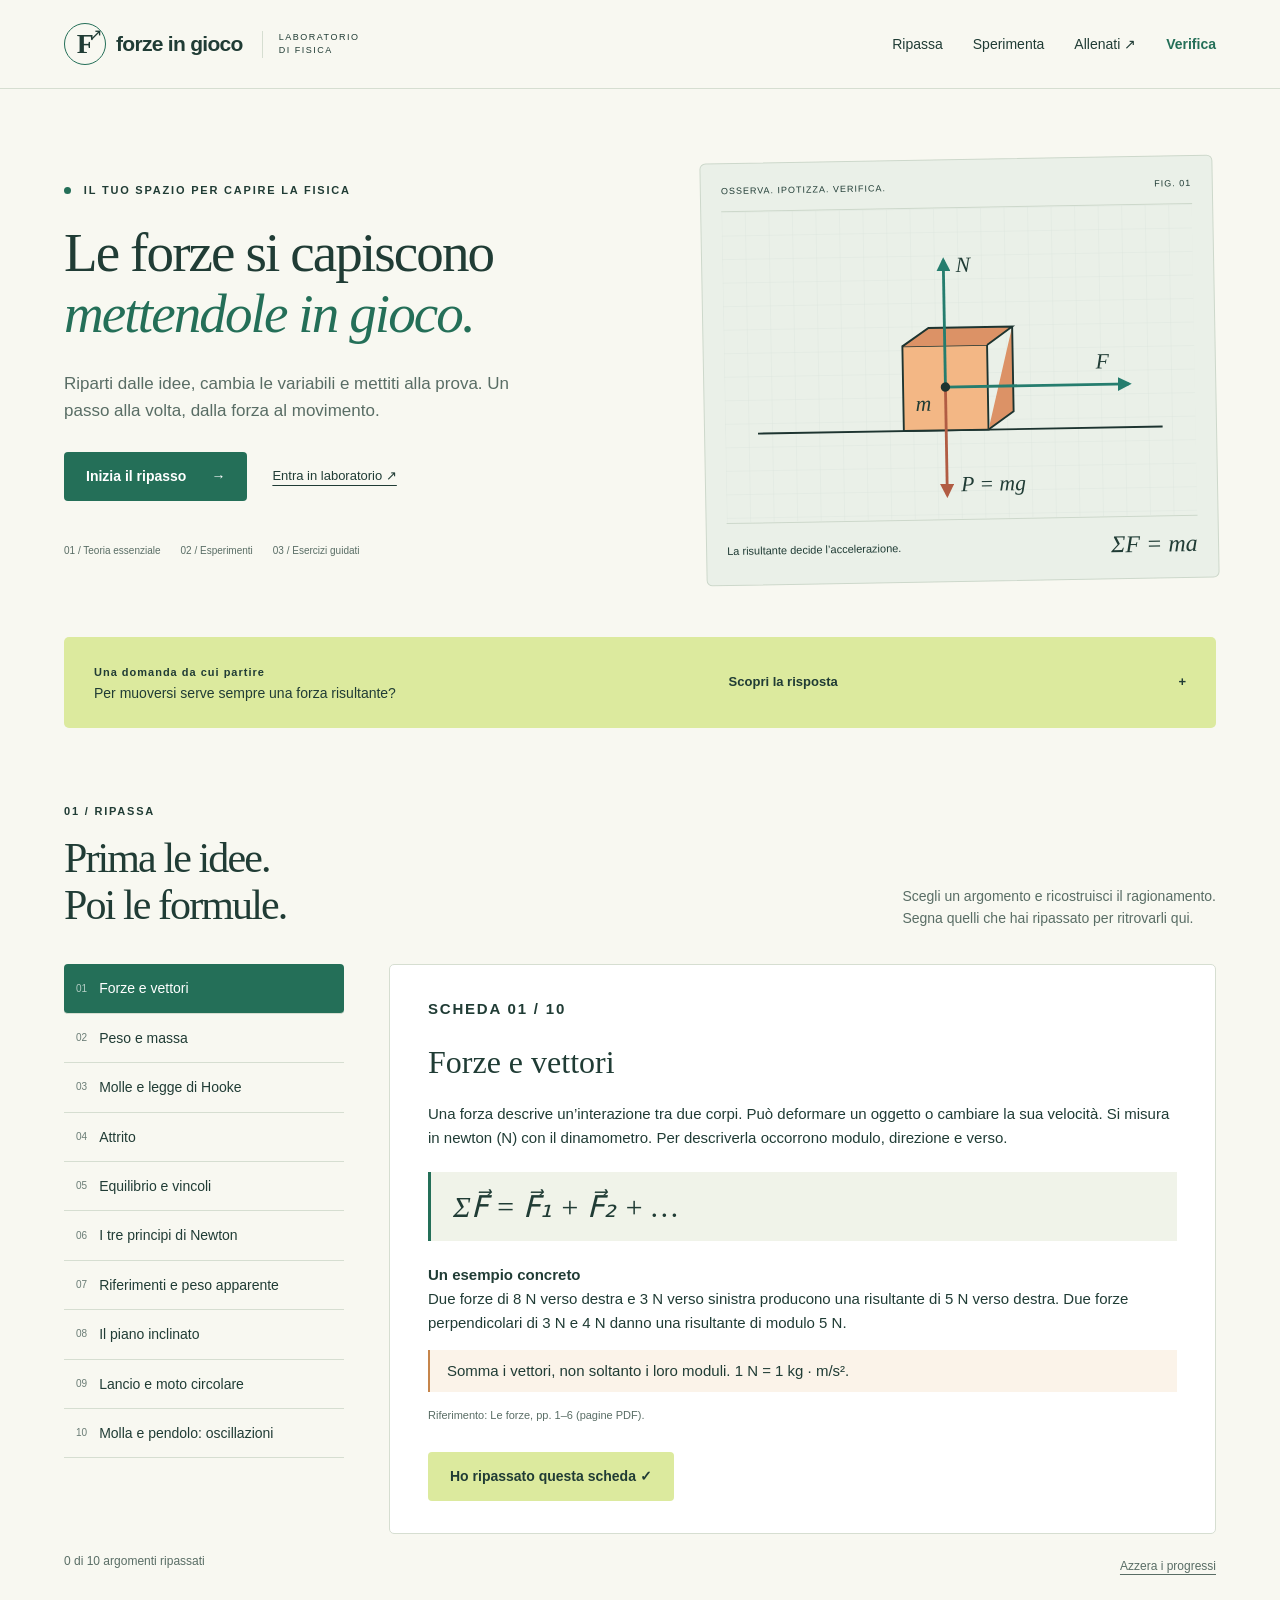
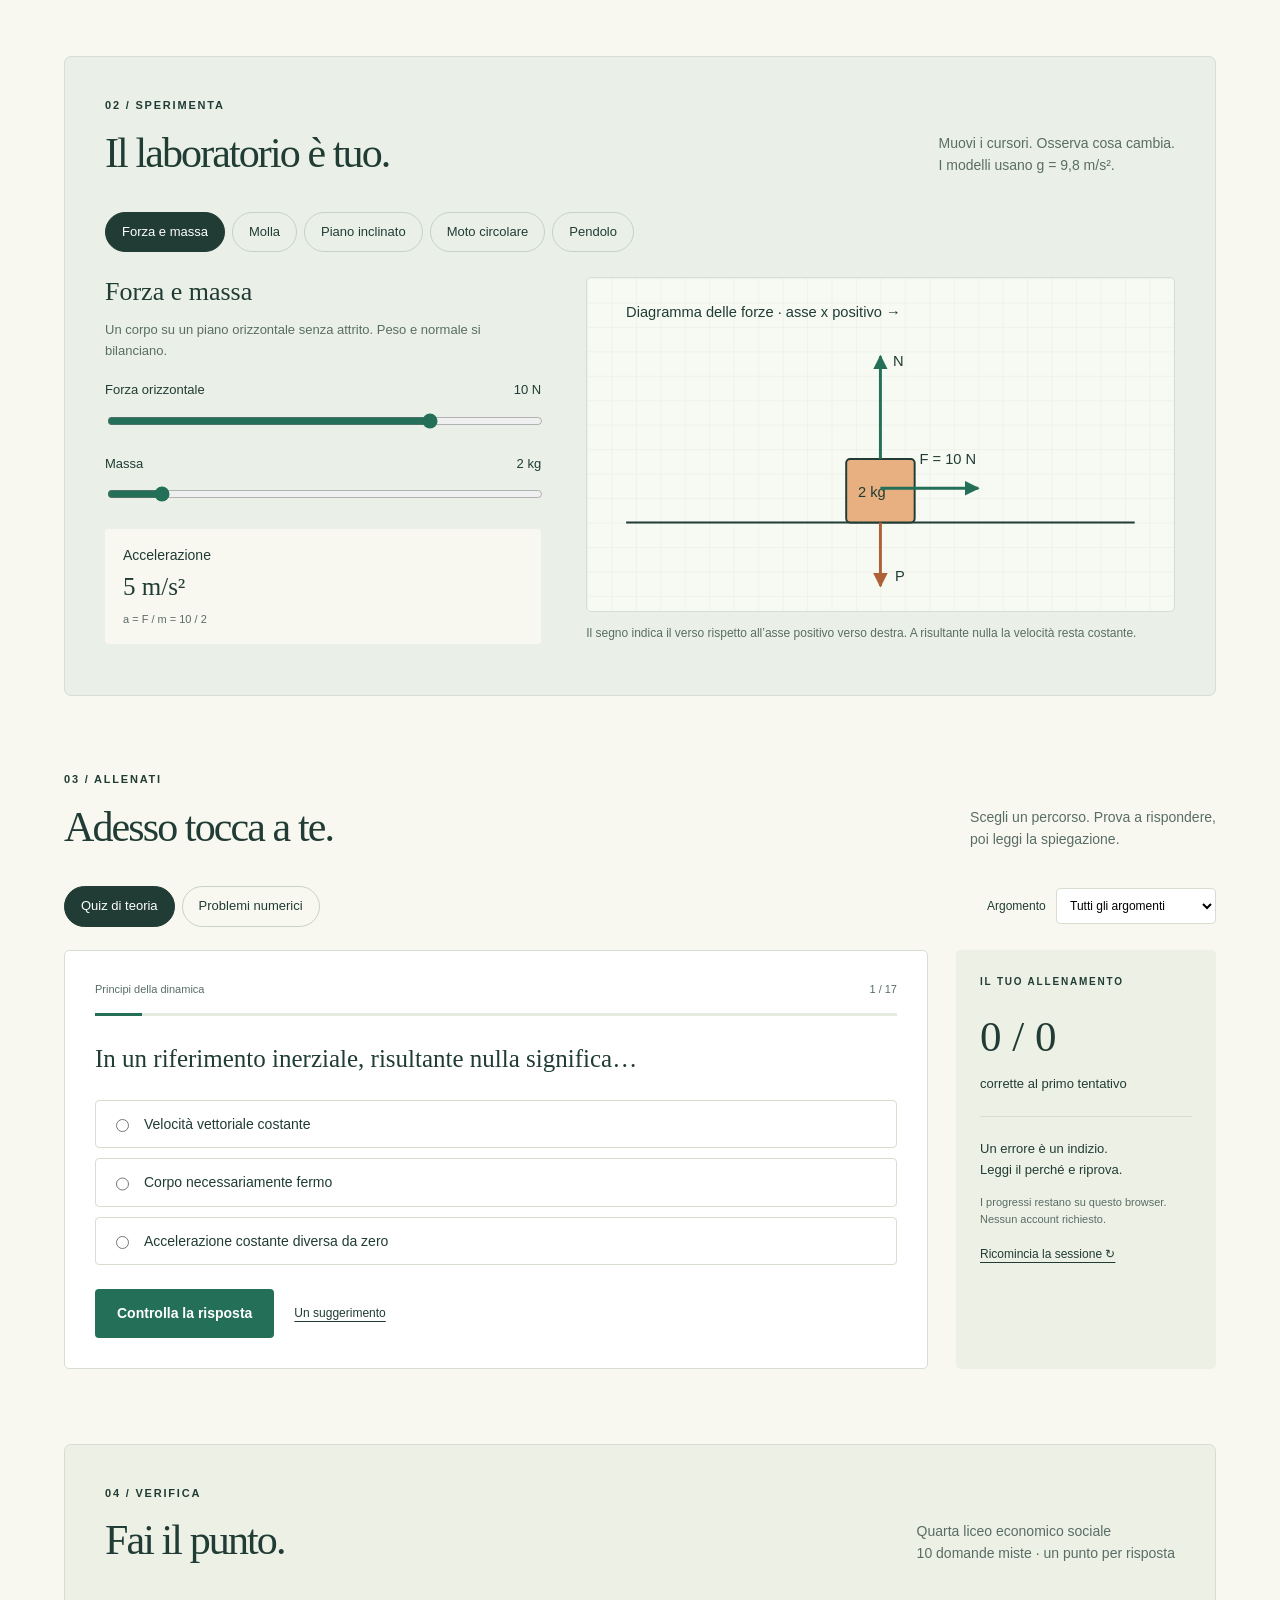
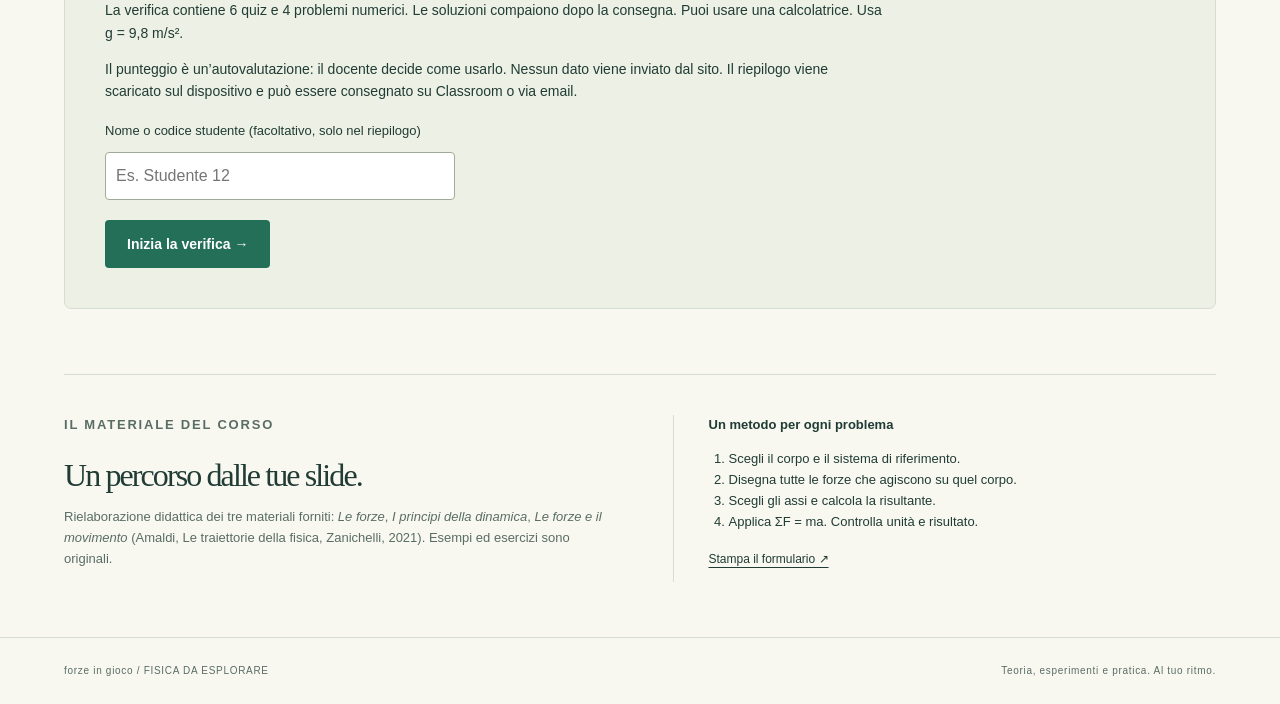
<file: index.html>
<!doctype html>
<html lang="it"><head><meta charset="utf-8"><meta name="viewport" content="width=device-width,initial-scale=1"><meta name="description" content="Ripassa le forze, sperimenta con simulazioni e allenati con esercizi spiegati."><title>Forze in gioco | Laboratorio di fisica</title><link rel="stylesheet" href="style.css"></head>
<body><header><a class="brand" href="#inizio"><span class="brand-icon">F<span>↗</span></span> forze in gioco<span class="brand-sub">LABORATORIO DI FISICA</span></a><nav aria-label="Navigazione principale"><a href="#teoria">Ripassa</a><a href="#laboratorio">Sperimenta</a><a href="#esercizi">Allenati <span>↗</span></a></nav></header>
<main><section class="hero" id="inizio"><div><p class="eyebrow"><span class="dot"></span> IL TUO SPAZIO PER CAPIRE LA FISICA</p><h1>Le forze si capiscono<br><em>mettendole in gioco.</em></h1><p class="lead">Riparti dalle idee, cambia le variabili e mettiti alla prova. Un passo alla volta, dalla forza al movimento.</p><div class="actions"><a class="button primary" href="#teoria">Inizia il ripasso <span>→</span></a><a class="text-link" href="#laboratorio">Entra in laboratorio ↗</a></div><div class="hero-meta"><span>01 / Teoria essenziale</span><span>02 / Esperimenti</span><span>03 / Esercizi guidati</span></div></div><div class="hero-drawing"><div class="diagram-top">OSSERVA. IPOTIZZA. VERIFICA.<span>FIG. 01</span></div><svg viewBox="0 0 500 330" role="img" aria-label="Un blocco su un piano: peso verso il basso, reazione verso l’alto e forza applicata verso destra"><defs><pattern id="grid" width="25" height="25" patternUnits="userSpaceOnUse"><path d="M25 0H0V25" fill="none" stroke="#d4dfd9" stroke-width=".6"/></pattern><marker id="arrow" viewBox="0 0 10 10" refX="8" refY="5" markerWidth="5" markerHeight="5" orient="auto-start-reverse"><path d="M0 0L10 5L0 10" fill="context-stroke"/></marker></defs><rect width="500" height="330" fill="url(#grid)"/><path d="M35 236H465" stroke="#1d3430" stroke-width="2"/><path d="M190 236V146H280V236Z" fill="#f3b785" stroke="#1d3430" stroke-width="2"/><path d="M190 146L218 127H307L280 146M307 127V217L280 236" fill="#dc9266" stroke="#1d3430" stroke-width="2"/><path d="M235 190V55" stroke="#257d6e" stroke-width="3" marker-end="url(#arrow)"/><path d="M235 190V305" stroke="#b15c43" stroke-width="3" marker-end="url(#arrow)"/><path d="M235 190H430" stroke="#257d6e" stroke-width="3" marker-end="url(#arrow)"/><circle cx="235" cy="190" r="5" fill="#1d3430"/><text x="248" y="68">N</text><text x="395" y="173">F</text><text x="250" y="301">P = mg</text><text x="203" y="215" font-size="17">m</text></svg><div class="diagram-bottom"><span>La risultante decide l’accelerazione.</span><strong>ΣF = ma</strong></div></div></section>
<section class="pathbar"><p><strong>Una domanda da cui partire</strong><br>Per muoversi serve sempre una forza risultante?</p><details><summary>Scopri la risposta <span>+</span></summary><p>No. In un sistema inerziale, se la risultante è nulla, la velocità resta costante. Una forza risultante serve a cambiare la velocità, anche solo nella direzione.</p></details></section>
<section id="teoria"><div class="section-heading"><div><p class="eyebrow">01 / RIPASSA</p><h2>Prima le idee.<br>Poi le formule.</h2></div><p>Scegli un argomento e ricostruisci il ragionamento.<br>Segna quelli che hai ripassato per ritrovarli qui.</p></div><div class="theory-layout"><div id="topic-list" class="topic-list" aria-label="Argomenti"></div><article id="lesson" class="lesson"></article></div><div class="progress-line"><span id="read-progress"></span><button class="quiet" id="reset-progress">Azzera i progressi</button></div></section>
<section id="laboratorio" class="lab-section"><div class="section-heading"><div><p class="eyebrow">02 / SPERIMENTA</p><h2>Il laboratorio è tuo.</h2></div><p>Muovi i cursori. Osserva cosa cambia.<br>I modelli usano g = 9,8 m/s².</p></div><div id="lab-tabs" class="tabs" aria-label="Esperimenti"></div><div class="lab-grid"><div class="lab-controls"><h3 id="lab-title"></h3><p id="lab-description"></p><div id="sliders"></div><div id="lab-result" class="lab-result" aria-live="polite"></div></div><div class="lab-visual"><svg id="lab-svg" viewBox="0 0 600 340" role="img" aria-label="Diagramma del modello selezionato"></svg><p id="lab-note"></p></div></div></section>
<section id="esercizi"><div class="section-heading"><div><p class="eyebrow">03 / ALLENATI</p><h2>Adesso tocca a te.</h2></div><p>Scegli un percorso. Prova a rispondere,<br>poi leggi la spiegazione.</p></div><div class="exercise-top"><div class="tabs" id="exercise-tabs"><button data-mode="quiz" class="active">Quiz di teoria</button><button data-mode="numbers">Problemi numerici</button></div><label>Argomento <select id="exercise-filter"><option value="all">Tutti gli argomenti</option><option value="base">Forze ed equilibrio</option><option value="newton">Principi della dinamica</option><option value="motion">Forze e movimento</option></select></label></div><div class="exercise-layout"><div class="exercise-card"><div class="exercise-meta"><span id="q-category"></span><span id="q-count"></span></div><div class="exercise-progress"><div id="q-progress"></div></div><h3 id="question"></h3><form id="answer-form"><div id="answer-area"></div><div class="exercise-actions"><button class="button primary" type="submit" id="check">Controlla la risposta</button><button class="quiet" type="button" id="hint-btn">Un suggerimento</button></div></form><p id="hint" hidden></p><div id="feedback" role="status" hidden></div><button class="button secondary" id="next" hidden>Prossima domanda →</button></div><aside class="score"><p class="eyebrow">IL TUO ALLENAMENTO</p><div class="score-value" id="score-value">0 / 0</div><p>corrette al primo tentativo</p><hr><p>Un errore è un indizio.<br>Leggi il perché e riprova.</p><p class="small">I progressi restano su questo browser. Nessun account richiesto.</p><button class="quiet" id="restart">Ricomincia la sessione ↻</button></aside></div></section>
<section class="resources"><div><p class="eyebrow">IL MATERIALE DEL CORSO</p><h2>Un percorso dalle tue slide.</h2><p>Rielaborazione didattica dei tre materiali forniti: <em>Le forze</em>, <em>I principi della dinamica</em>, <em>Le forze e il movimento</em> (Amaldi, Le traiettorie della fisica, Zanichelli, 2021). Esempi ed esercizi sono originali.</p></div><div class="method"><strong>Un metodo per ogni problema</strong><ol><li>Scegli il corpo e il sistema di riferimento.</li><li>Disegna tutte le forze che agiscono su quel corpo.</li><li>Scegli gli assi e calcola la risultante.</li><li>Applica ΣF = ma. Controlla unità e risultato.</li></ol><button class="quiet" onclick="window.print()">Stampa il formulario ↗</button></div></section><section id="print-formulas" class="print-only"><h2>Formulario delle forze</h2></section></main><footer><span>forze in gioco / FISICA DA ESPLORARE</span><span>Teoria, esperimenti e pratica. Al tuo ritmo.</span></footer><script src="app.js"></script><script src="exam.js"></script></body></html>
</file>
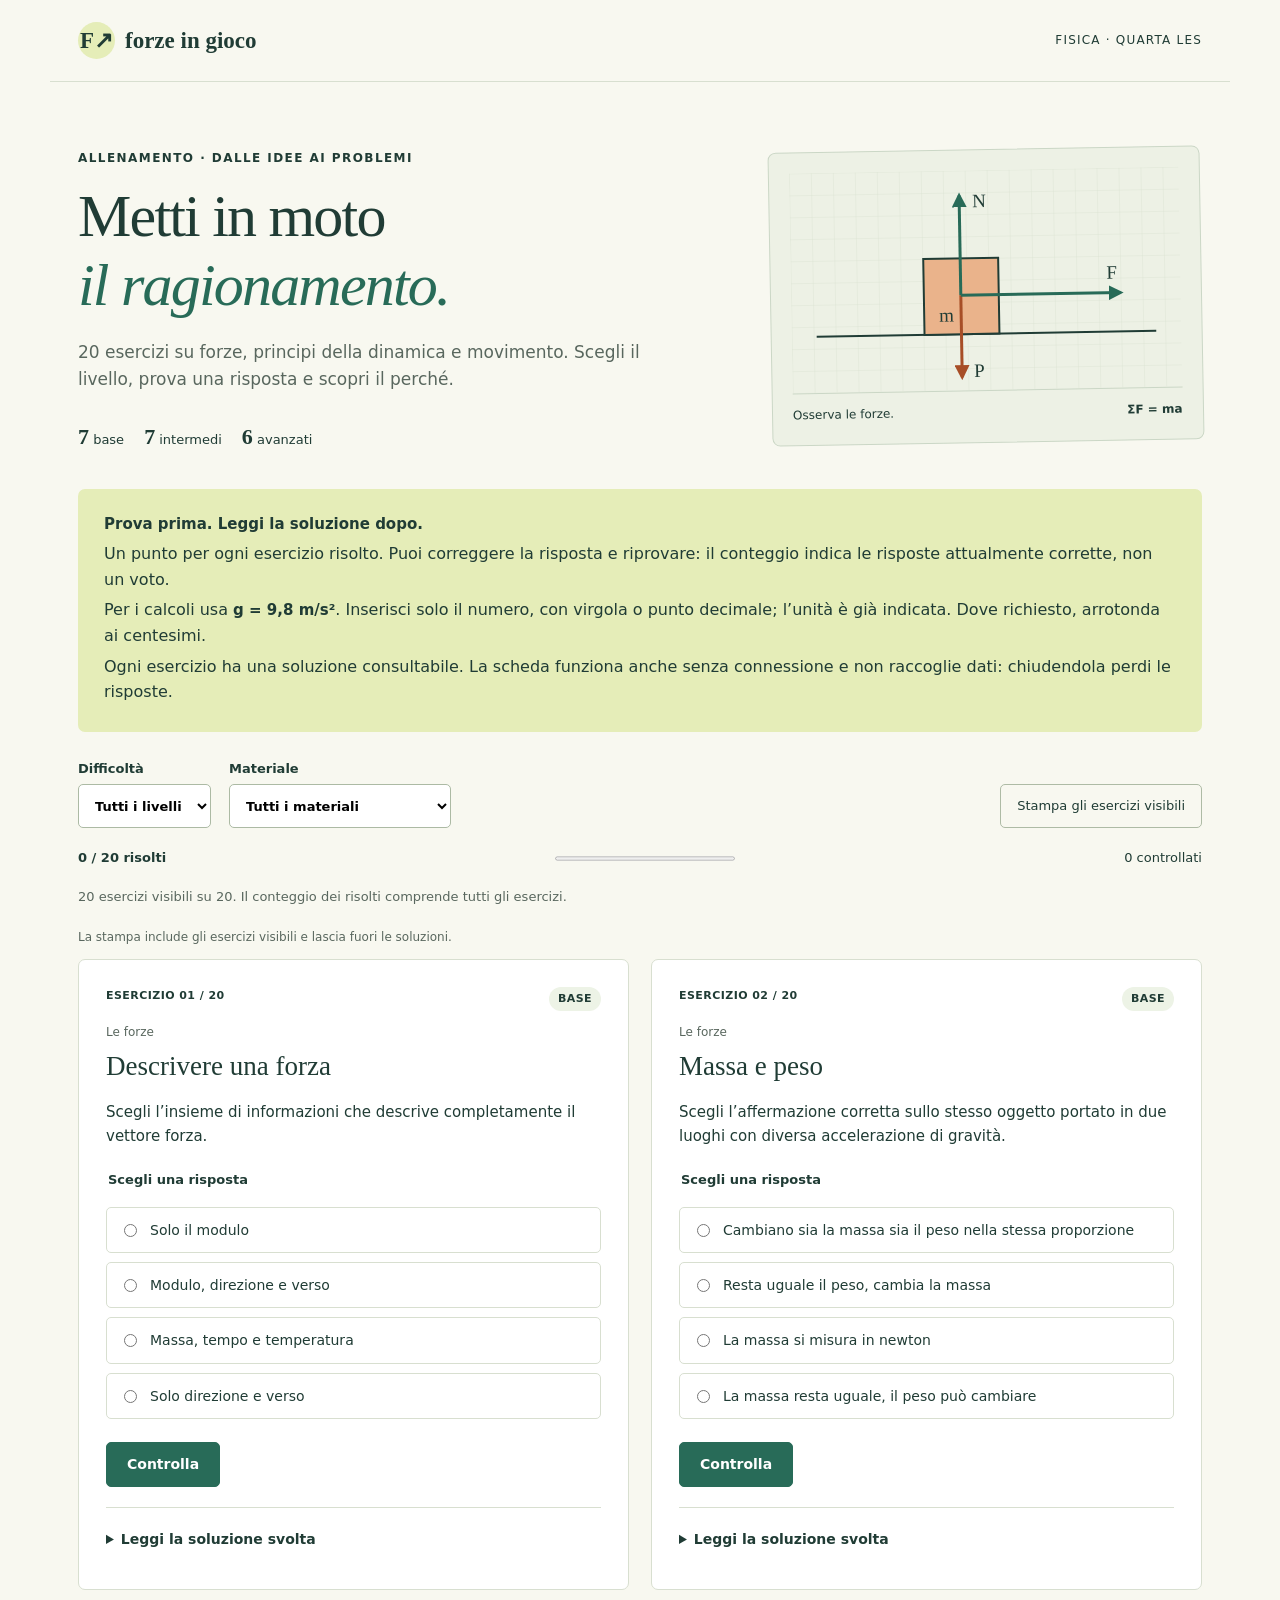
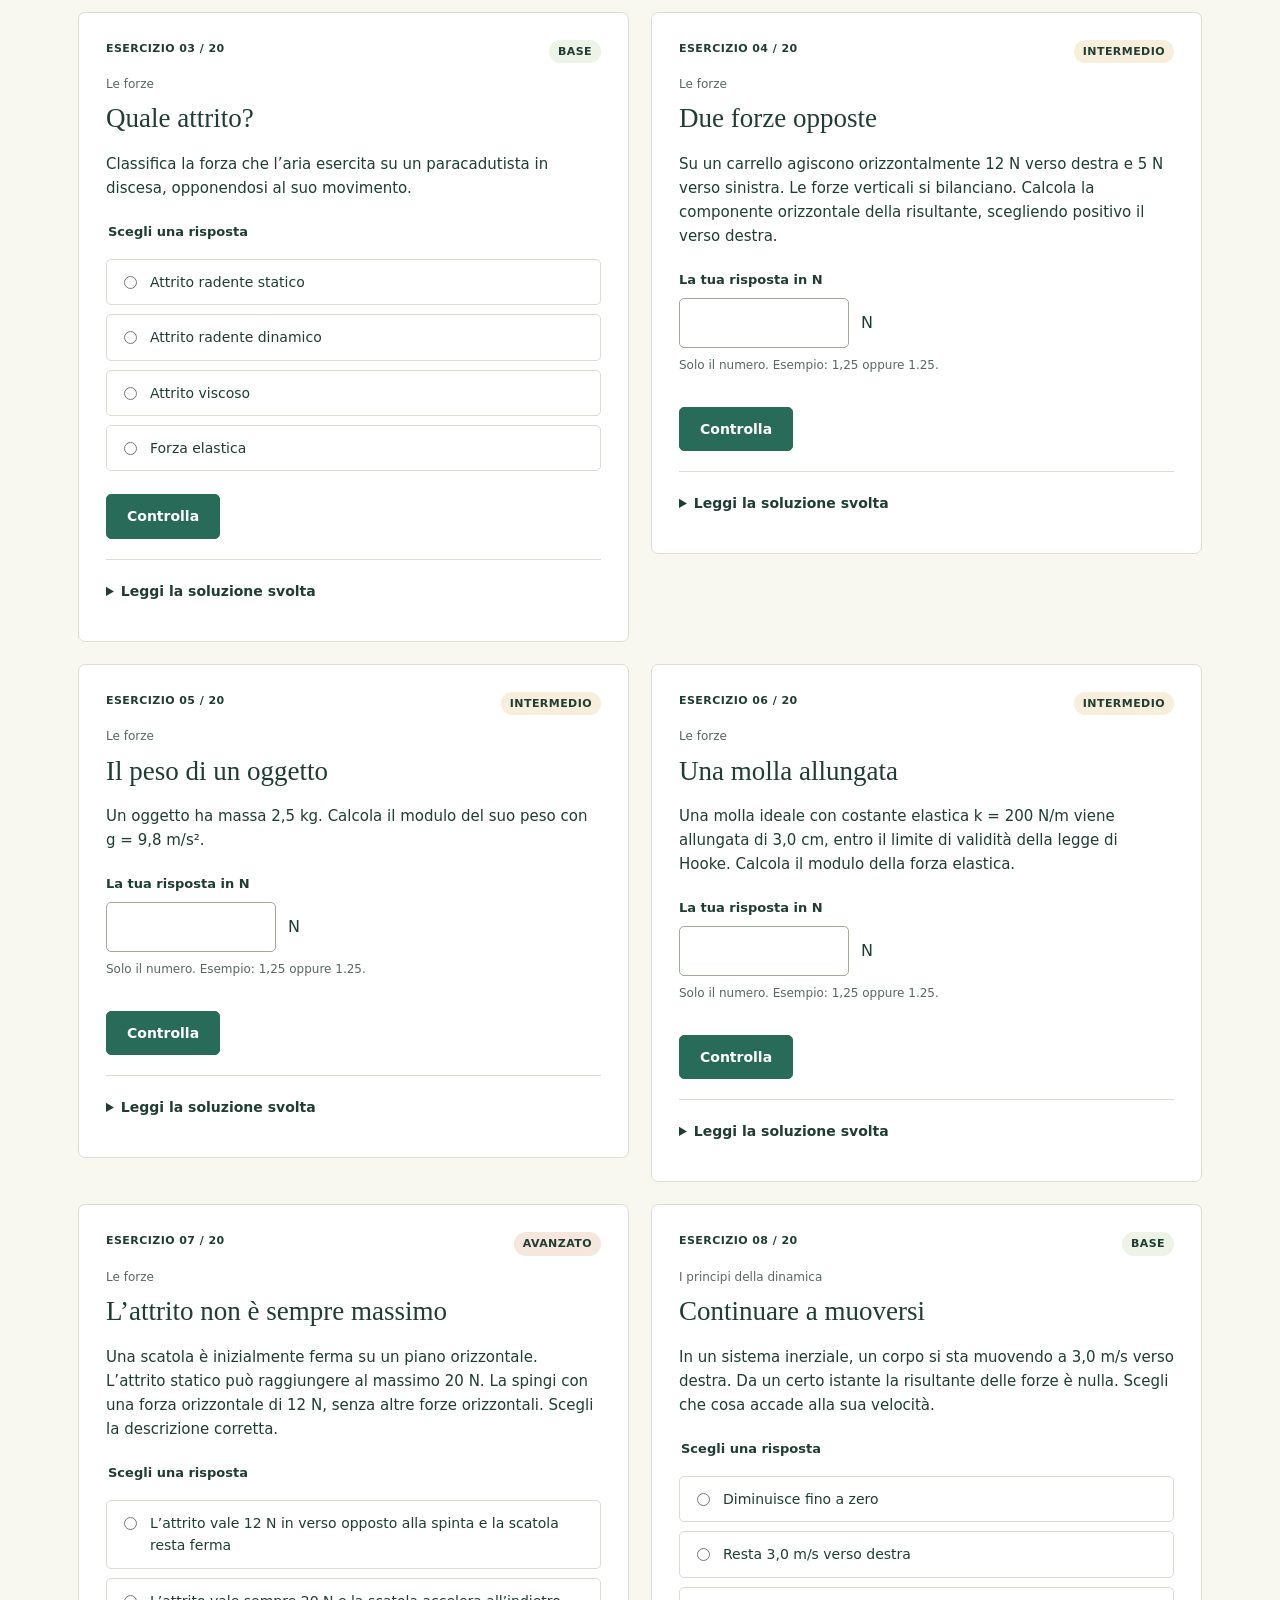
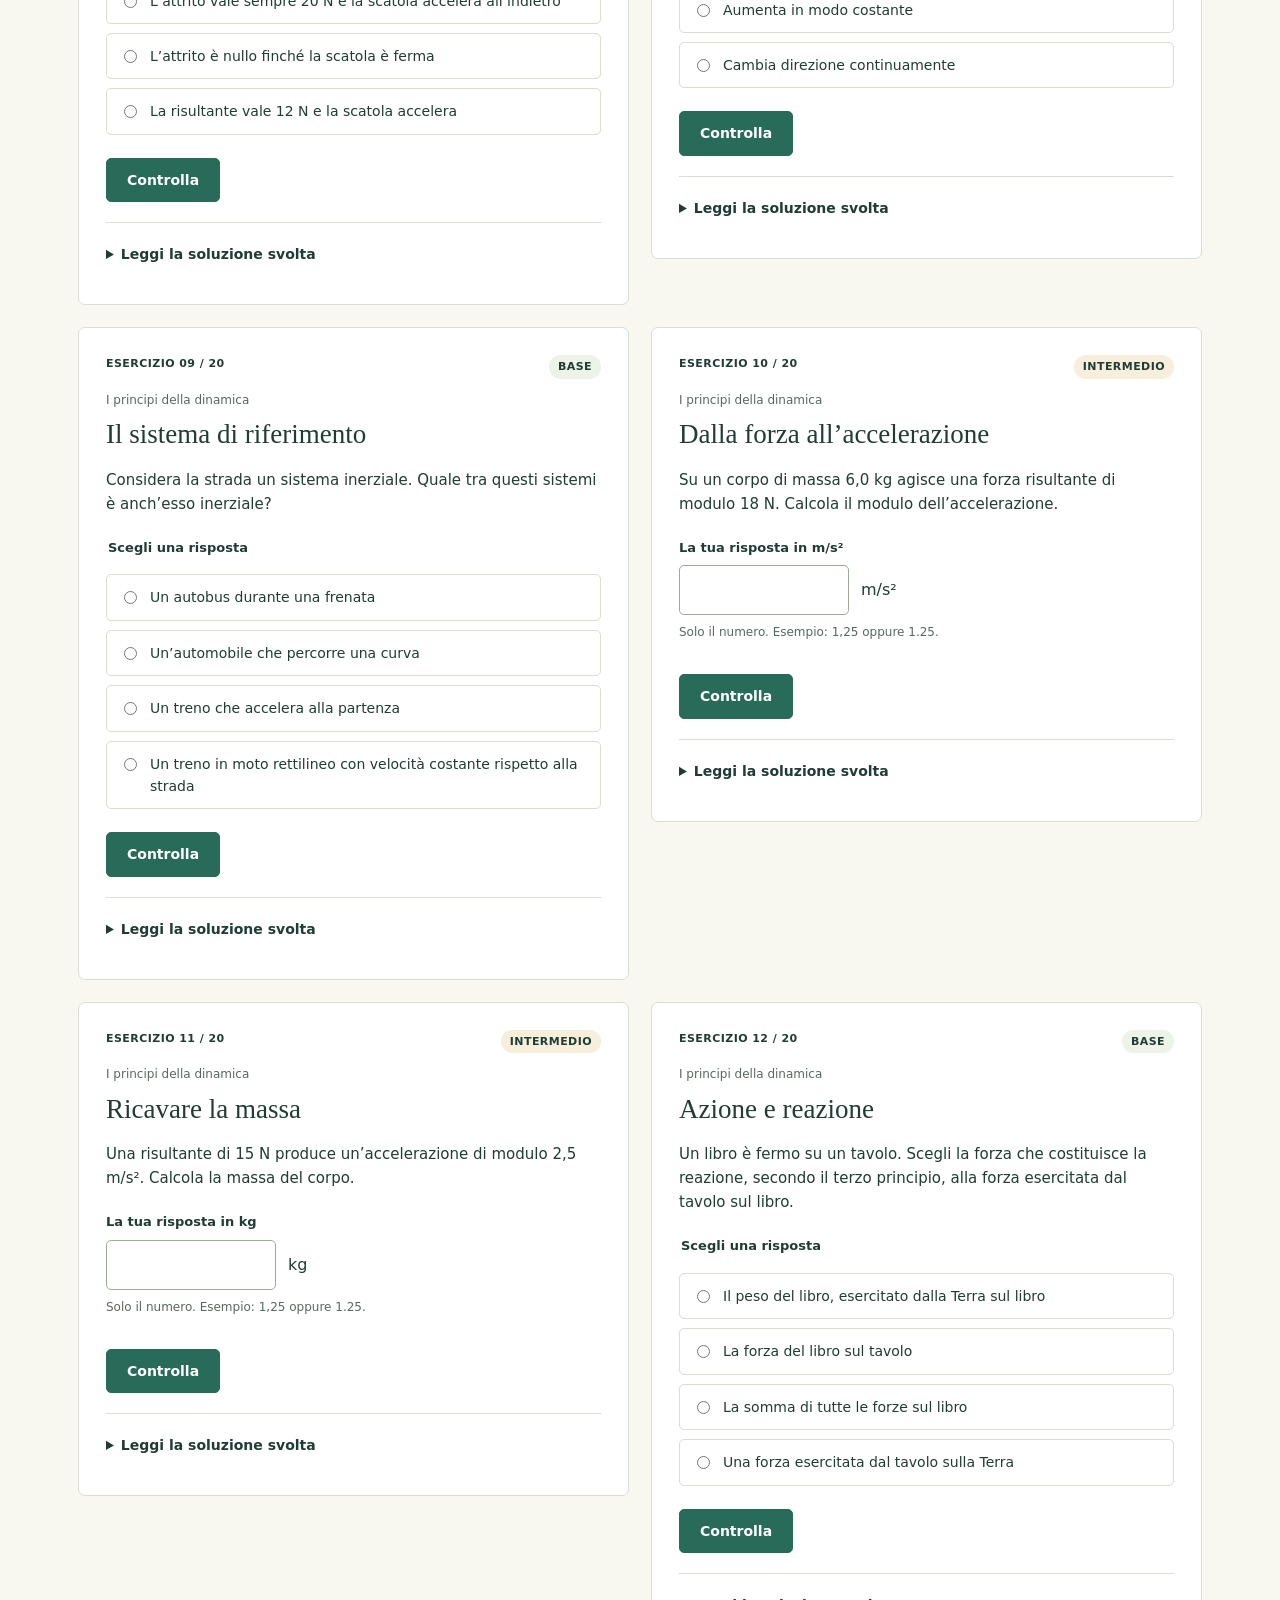
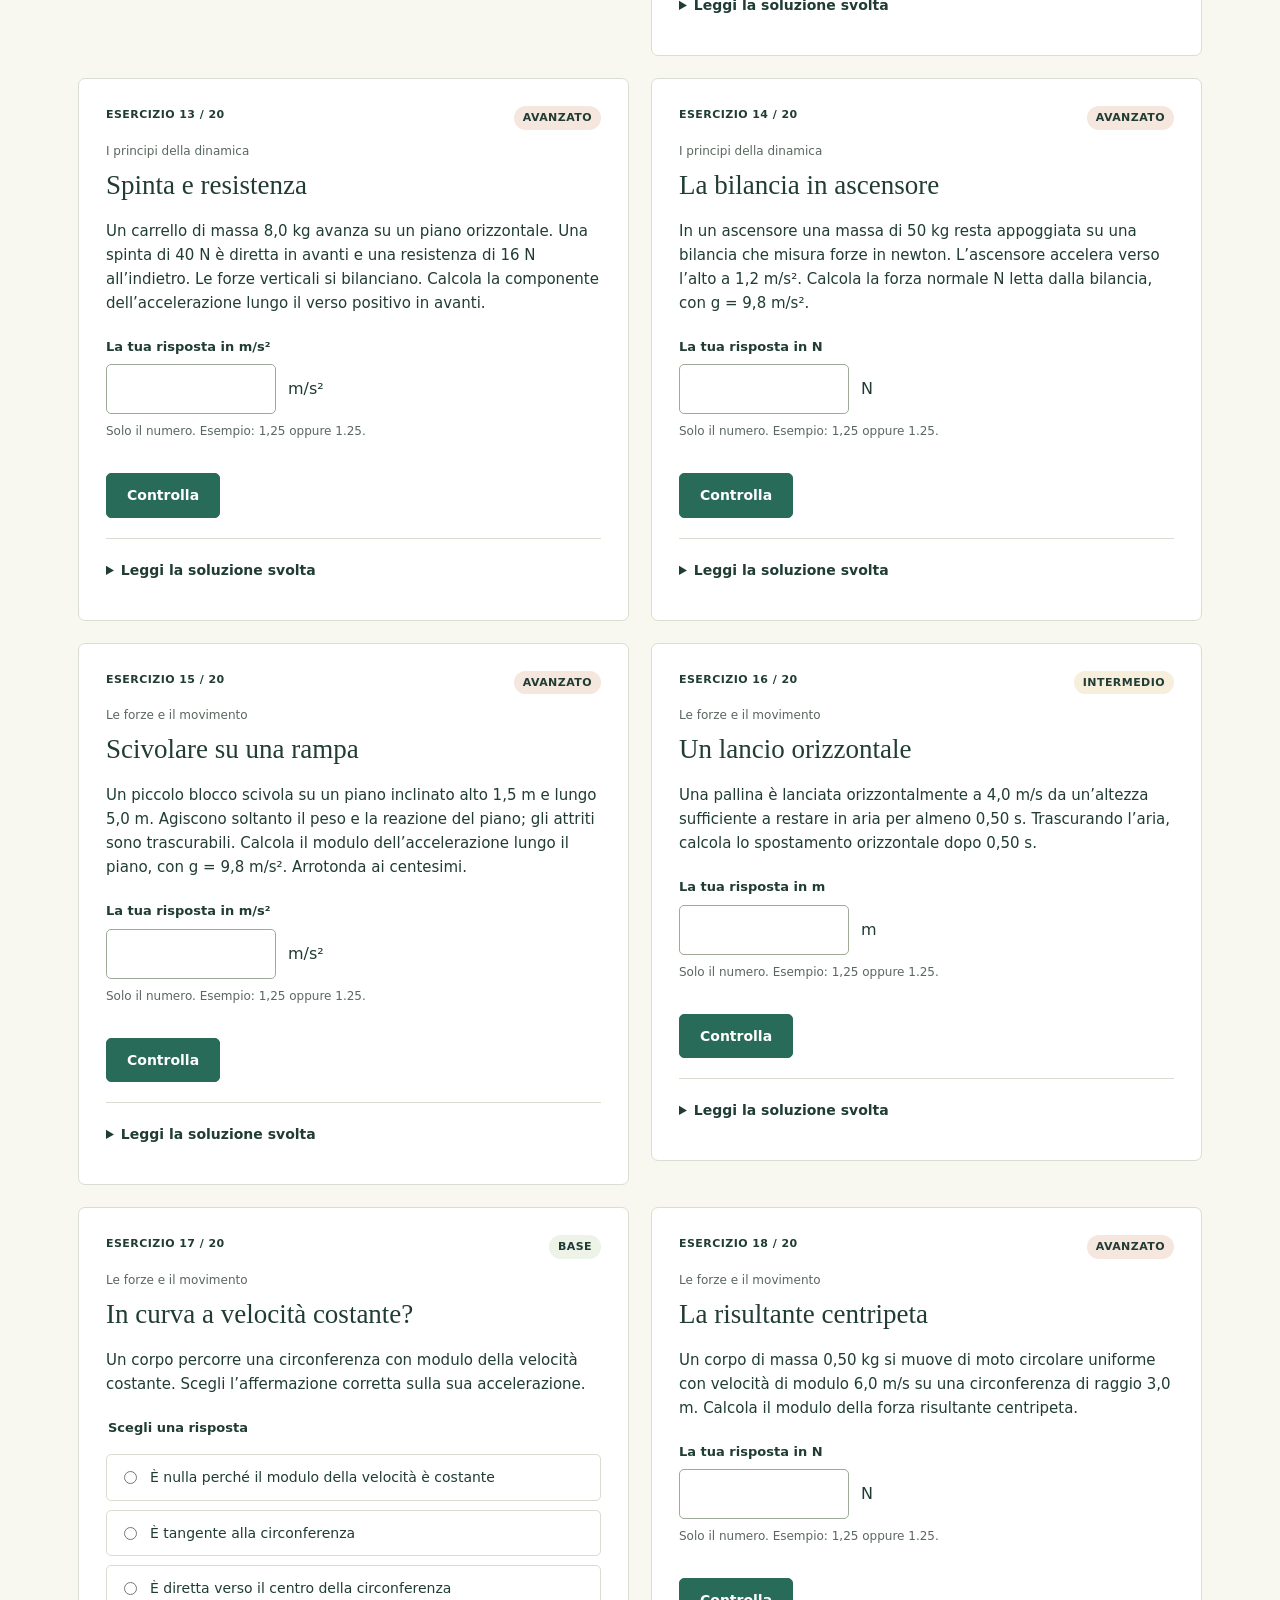
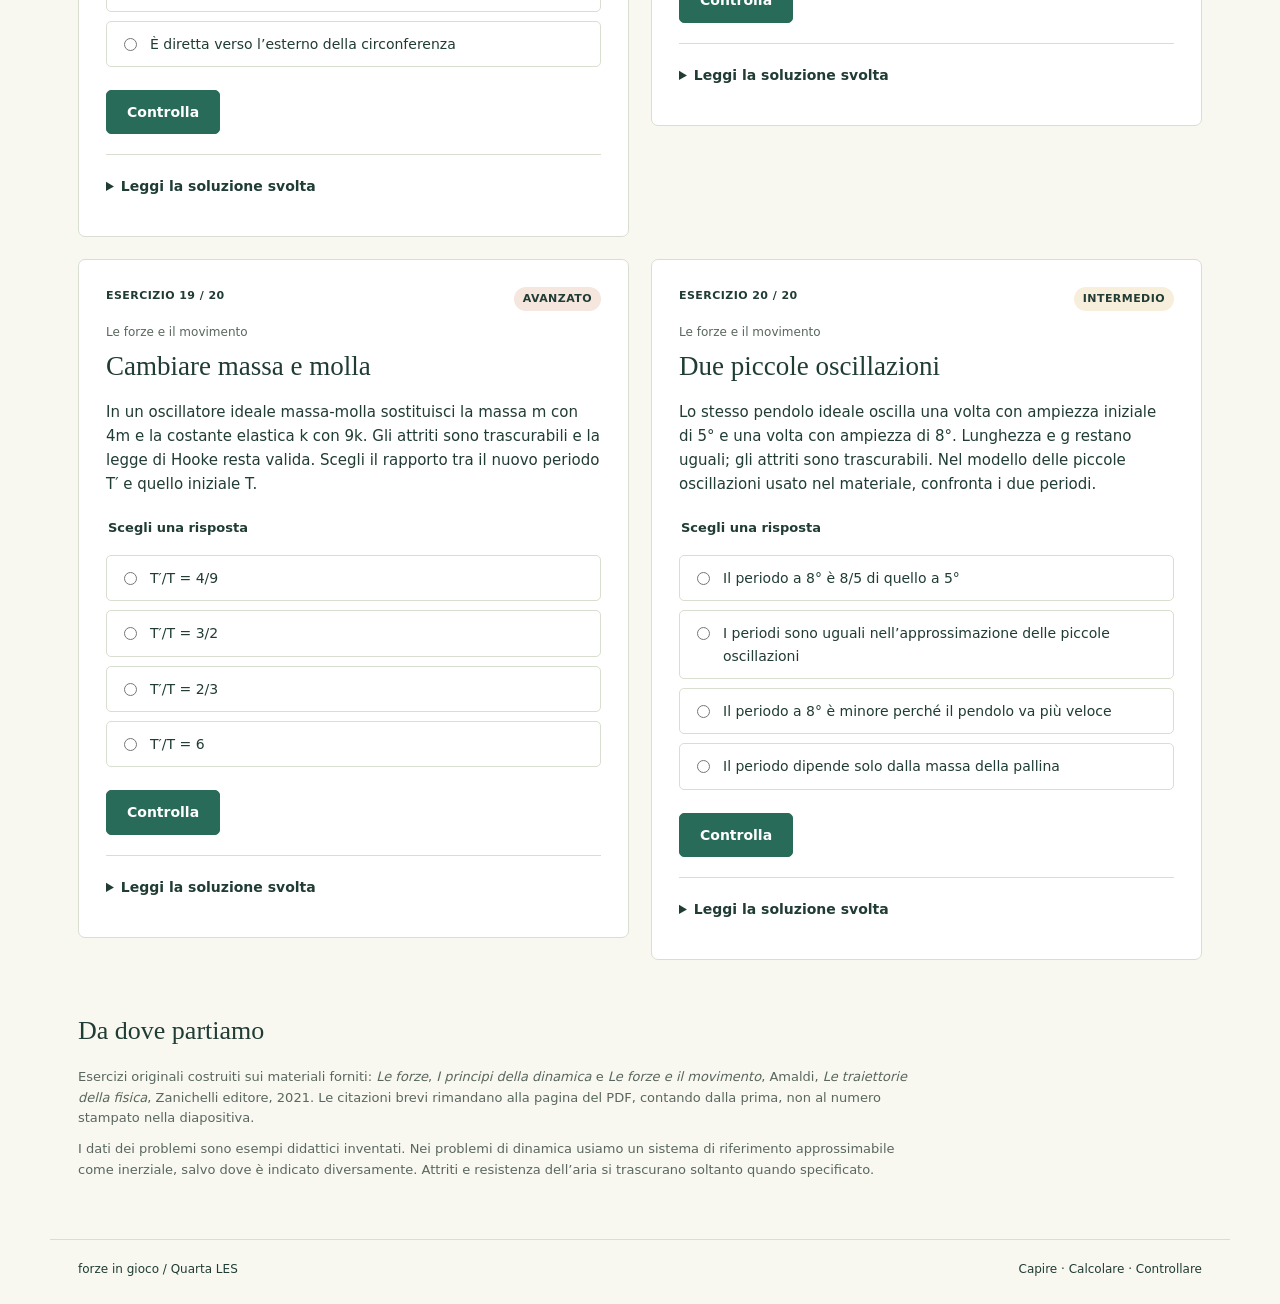
<file: forze-dinamica-movimento.html>
<!doctype html>
<html lang="it">
<head>
<meta charset="utf-8">
<meta name="viewport" content="width=device-width, initial-scale=1">
<meta name="description" content="20 esercizi autocorrettivi su forze, dinamica e movimento per le classi quarte LES, con soluzioni spiegate.">
<title>Forze in gioco · 20 esercizi per la quarta LES</title>
<style>
:root{--ink:#203c35;--green:#286b58;--paper:#f8f8f0;--line:#d8dfd0;--muted:#59675e;--lime:#e5edb8;--orange:#a74e27}*{box-sizing:border-box}body{margin:0;background:var(--paper);color:var(--ink);font:16px/1.6 system-ui,-apple-system,"Segoe UI",sans-serif}button,input,select{font:inherit}button,summary,select{cursor:pointer}button,input,select,summary{touch-action:manipulation}button:focus-visible,input:focus-visible,select:focus-visible,summary:focus-visible,a:focus-visible{outline:3px solid #ac5d26;outline-offset:4px}header,main,footer{max-width:1180px;margin:auto;padding-left:28px;padding-right:28px}header{display:flex;justify-content:space-between;align-items:center;padding-top:22px;padding-bottom:22px;border-bottom:1px solid var(--line);gap:18px}.brand{font:700 23px Georgia,serif}.brand span{display:inline-grid;place-items:center;background:var(--lime);width:37px;height:37px;border-radius:50%;margin-right:10px}header small{font-size:12px;letter-spacing:.1em}.hero{padding:55px 0 34px;display:grid;grid-template-columns:1.5fr 1fr;gap:45px;align-items:center}.eyebrow{font-size:12px;font-weight:700;text-transform:uppercase;letter-spacing:.12em}h1,h2,h3{font-family:Georgia,serif;font-weight:400;line-height:1.14}h1{font-size:clamp(36px,5vw,60px);letter-spacing:-.03em;margin:14px 0 20px}h1 em{color:var(--green)}.lead{font-size:17px;max-width:620px;color:var(--muted)}.hero-art{background:#edf1e5;border:1px solid #cbd7c6;border-radius:8px;padding:20px;transform:rotate(-1deg)}.hero-art svg{width:100%;height:auto;display:block}.caption{display:flex;justify-content:space-between;border-top:1px solid #cbd7c6;padding-top:12px;font-size:12px}.facts{display:flex;gap:20px;flex-wrap:wrap;font-size:13px;margin-top:26px}.facts strong{font-size:22px;font-family:Georgia,serif}.instructions{background:var(--lime);padding:22px 26px;border-radius:7px}.instructions p{margin:5px 0}.instructions strong{font-size:15px}.toolbar{display:flex;flex-wrap:wrap;gap:18px;align-items:end;padding:27px 0 20px}.filter{display:flex;flex-direction:column;gap:5px;font-size:13px;font-weight:600}.filter select{background:white;border:1px solid #acbaa4;border-radius:5px;padding:10px 12px;min-height:44px;max-width:100%}.toolbar button{margin-left:auto}.button{background:var(--green);color:white;border:1px solid var(--green);padding:10px 20px;border-radius:5px;min-height:44px;font-weight:600;font-size:14px}.quiet{background:transparent;color:var(--ink);border:1px solid #aebba5;padding:10px 16px;border-radius:5px;min-height:44px;font-size:13px}.progress-box{display:flex;justify-content:space-between;gap:15px;align-items:center;margin-bottom:18px;font-size:13px}.progress-box progress{width:180px;height:9px;accent-color:var(--green)}#visible-count{color:var(--muted);font-size:13px;margin:8px 0 20px}.cards{display:grid;grid-template-columns:repeat(2,minmax(0,1fr));gap:22px;align-items:start}.card{background:white;border:1px solid var(--line);border-radius:7px;padding:27px;min-width:0;break-inside:avoid}.meta{display:flex;flex-wrap:wrap;justify-content:space-between;gap:8px;font-size:11px;font-weight:700;letter-spacing:.04em}.badge{border-radius:20px;padding:3px 9px;background:#edf3e6}.badge.intermedio{background:#f7eedb}.badge.avanzato{background:#f5e6de}.topic{font-size:12px;color:var(--muted);margin:12px 0 0}.card h2{font-size:27px;margin:9px 0 18px}.prompt{font-size:15px;margin-bottom:22px}.options{border:0;padding:0;margin:0;min-width:0}.options legend{font-size:13px;font-weight:650;margin-bottom:7px}.option{display:flex;gap:10px;align-items:flex-start;border:1px solid var(--line);border-radius:5px;padding:11px 12px;margin:9px 0;font-size:14px;cursor:pointer;min-height:46px}.option:has(input:checked){background:#edf4e8;border-color:var(--green)}.option input{accent-color:var(--green);margin-top:5px;flex-shrink:0}.number-label{display:block;font-size:13px;font-weight:650;margin-bottom:7px}.number-line{display:flex;align-items:center;gap:12px}.number-line input{border:1px solid #9dab98;border-radius:5px;padding:11px;width:170px;max-width:70%;min-height:46px}.number-line input[aria-invalid=true]{border:2px solid var(--orange)}.help{font-size:12px;color:var(--muted);margin:8px 0 18px}.card form>.button{margin-top:14px}.feedback{padding:13px 16px;background:#f4f5e9;border-left:3px solid #8b9471;margin-top:18px;font-size:14px}.feedback.correct{background:#eef6e8;border-color:var(--green)}.feedback.wrong{background:#fff1e8;border-color:var(--orange)}.feedback p{margin:4px 0}.solution{border-top:1px solid var(--line);margin-top:20px;padding-top:14px;font-size:14px}.solution summary{font-weight:650;min-height:40px;padding:6px 0}.solution p{margin:12px 0}.formula{font-family:Georgia,serif;font-size:19px;background:#f0f3e9;border-left:3px solid var(--green);padding:12px 15px}.source{font-size:12px;color:var(--muted);border-left:2px solid #c7d3b8;padding-left:12px}.source blockquote{margin:6px 0;font-style:italic}.endnote{padding:34px 0 48px;font-size:13px;color:var(--muted);max-width:840px}.endnote h2{color:var(--ink);font-size:26px}.endnote p{margin:10px 0}footer{border-top:1px solid var(--line);padding-top:20px;padding-bottom:25px;font-size:12px;display:flex;justify-content:space-between;gap:20px}.print-hint{font-size:12px;color:var(--muted)}[hidden]{display:none!important}@media(max-width:760px){header,main,footer{padding-left:18px;padding-right:18px}.hero{grid-template-columns:1fr;padding-top:32px;gap:20px}.hero-art{max-width:430px}.cards{grid-template-columns:1fr}.toolbar{gap:12px}.filter{width:100%}.toolbar button{margin-left:0}.card{padding:22px}.progress-box{flex-wrap:wrap}header small{font-size:10px}.brand{font-size:19px}.hero-art{transform:none}.facts{gap:14px}}@media print{body{background:white;color:#111;font-size:12px}header,.hero-art,.toolbar,.progress-box,#visible-count,.feedback,.button,.help,footer,.print-hint{display:none!important}.hero{display:block;padding:0}h1{font-size:30px}.lead{font-size:13px}.instructions{background:none;border:1px solid #bbb;padding:12px}.facts{margin:10px 0}.cards{display:block}.card{margin-top:18px;border:1px solid #aaa;padding:18px;break-inside:avoid}.card h2{font-size:22px}.option{padding:5px 8px;min-height:0}.solution{display:none}.endnote{padding:12px 0}.number-line input{height:35px}.badge{border:1px solid #aaa}.prompt{font-size:13px}}
</style>
</head>
<body>
<header><div class="brand"><span>F↗</span>forze in gioco</div><small>FISICA · QUARTA LES</small></header>
<main>
<section class="hero" aria-labelledby="title"><div><p class="eyebrow">Allenamento · Dalle idee ai problemi</p><h1>Metti in moto<br><em>il ragionamento.</em></h1><p class="lead" id="title">20 esercizi su forze, principi della dinamica e movimento. Scegli il livello, prova una risposta e scopri il perché.</p><div class="facts"><span><strong>7</strong> base</span><span><strong>7</strong> intermedi</span><span><strong>6</strong> avanzati</span></div></div><div class="hero-art"><svg viewBox="0 0 390 220" role="img" aria-label="Un blocco su un piano, con peso verso il basso, reazione del piano verso l’alto e forza applicata verso destra"><defs><pattern id="grid" width="22" height="22" patternUnits="userSpaceOnUse"><path d="M22 0H0V22" fill="none" stroke="#d5dfce" stroke-width=".7"/></pattern><marker id="arrow" viewBox="0 0 10 10" refX="8" refY="5" markerWidth="5" markerHeight="5" orient="auto"><path d="M0 0L10 5L0 10Z" fill="context-stroke"/></marker></defs><rect width="390" height="220" fill="url(#grid)"/><path d="M25 164H365" stroke="#203c35" stroke-width="2"/><rect x="133" y="88" width="75" height="76" fill="#eab38b" stroke="#203c35" stroke-width="2"/><g fill="none" stroke-width="3" marker-end="url(#arrow)"><path d="M170 125V25" stroke="#286b58"/><path d="M170 125V207" stroke="#a74e27"/><path d="M170 125H330" stroke="#286b58"/></g><g fill="#203c35" font-family="Georgia, serif" font-size="19"><text x="183" y="37">N</text><text x="182" y="207">P</text><text x="316" y="111">F</text><text x="148" y="151">m</text></g></svg><div class="caption"><span>Osserva le forze.</span><strong>ΣF = ma</strong></div></div></section>
<section class="instructions" aria-label="Come usare la scheda"><strong>Prova prima. Leggi la soluzione dopo.</strong><p>Un punto per ogni esercizio risolto. Puoi correggere la risposta e riprovare: il conteggio indica le risposte attualmente corrette, non un voto.</p><p>Per i calcoli usa <strong>g = 9,8 m/s²</strong>. Inserisci solo il numero, con virgola o punto decimale; l’unità è già indicata. Dove richiesto, arrotonda ai centesimi.</p><p>Ogni esercizio ha una soluzione consultabile. La scheda funziona anche senza connessione e non raccoglie dati: chiudendola perdi le risposte.</p></section>
<div class="toolbar"><label class="filter">Difficoltà<select id="level-filter"><option value="all">Tutti i livelli</option><option value="base">Base</option><option value="intermedio">Intermedio</option><option value="avanzato">Avanzato</option></select></label><label class="filter">Materiale<select id="topic-filter"><option value="all">Tutti i materiali</option><option value="forze">Le forze</option><option value="dinamica">I principi della dinamica</option><option value="movimento">Le forze e il movimento</option></select></label><button type="button" class="quiet" id="print">Stampa gli esercizi visibili</button></div>
<div class="progress-box" role="status" aria-live="polite"><strong id="score">0 / 20 risolti</strong><progress id="progress" value="0" max="20" aria-label="Esercizi risolti su 20"></progress><span id="attempted">0 controllati</span></div><p id="visible-count" aria-live="polite"></p><p class="print-hint">La stampa include gli esercizi visibili e lascia fuori le soluzioni.</p>
<div id="cards" class="cards"></div><noscript><p>Per la correzione immediata abilita JavaScript nel browser.</p></noscript>
<section class="endnote"><h2>Da dove partiamo</h2><p>Esercizi originali costruiti sui materiali forniti: <cite>Le forze</cite>, <cite>I principi della dinamica</cite> e <cite>Le forze e il movimento</cite>, Amaldi, <cite>Le traiettorie della fisica</cite>, Zanichelli editore, 2021. Le citazioni brevi rimandano alla pagina del PDF, contando dalla prima, non al numero stampato nella diapositiva.</p><p>I dati dei problemi sono esempi didattici inventati. Nei problemi di dinamica usiamo un sistema di riferimento approssimabile come inerziale, salvo dove è indicato diversamente. Attriti e resistenza dell’aria si trascurano soltanto quando specificato.</p></section>
</main><footer><span>forze in gioco / Quarta LES</span><span>Capire · Calcolare · Controllare</span></footer>
<script id="exercise-data" type="application/json">
[
 {"id":1,"level":"base","topic":"forze","title":"Descrivere una forza","prompt":"Scegli l’insieme di informazioni che descrive completamente il vettore forza.","options":["Solo il modulo","Modulo, direzione e verso","Massa, tempo e temperatura","Solo direzione e verso"],"answer":1,"solution":"Il modulo indica l’intensità; la direzione individua la retta lungo cui agisce il vettore; il verso distingue le due orientazioni lungo quella direzione.","sources":[{"doc":"le forze","page":5,"quote":"bisogna specificare il modulo, la direzione"},{"doc":"le forze","page":6,"quote":"e il verso."}]},
 {"id":2,"level":"base","topic":"forze","title":"Massa e peso","prompt":"Scegli l’affermazione corretta sullo stesso oggetto portato in due luoghi con diversa accelerazione di gravità.","options":["Cambiano sia la massa sia il peso nella stessa proporzione","Resta uguale il peso, cambia la massa","La massa si misura in newton","La massa resta uguale, il peso può cambiare"],"answer":3,"solution":"La massa è una caratteristica del corpo. Il peso dipende anche dal valore locale di g: P = mg. A massa uguale, un valore diverso di g comporta un peso diverso.","sources":[{"doc":"le forze","page":7,"quote":"La forza-peso che agisce su un corpo dipende dal luogo in cui si trova il corpo."}]},
 {"id":3,"level":"base","topic":"forze","title":"Quale attrito?","prompt":"Classifica la forza che l’aria esercita su un paracadutista in discesa, opponendosi al suo movimento.","options":["Attrito radente statico","Attrito radente dinamico","Attrito viscoso","Forza elastica"],"answer":2,"solution":"L’aria è un fluido: la resistenza al movimento nel fluido è attrito viscoso. L’attrito radente riguarda invece due superfici solide a contatto.","sources":[{"doc":"le forze","page":13,"quote":"La forza di attrito viscoso si ha quando un corpo si muove in un fluido"}]},
 {"id":4,"level":"intermedio","topic":"forze","title":"Due forze opposte","prompt":"Su un carrello agiscono orizzontalmente 12 N verso destra e 5 N verso sinistra. Le forze verticali si bilanciano. Calcola la componente orizzontale della risultante, scegliendo positivo il verso destra.","answer":7,"unit":"N","tolerance":0.005,"formula":"Fᵣ = +12 N − 5 N = +7 N","solution":"Le forze hanno la stessa direzione e versi opposti: si sottraggono i moduli. Il segno positivo indica il verso destra. Sommare 12 e 5 darebbe il risultato per due forze concordi.","sources":[{"doc":"le forze","page":6,"quote":"Quando su un corpo agiscono più forze, dobbiamo seguire le regole dell’addizione tra vettori."}]},
 {"id":5,"level":"intermedio","topic":"forze","title":"Il peso di un oggetto","prompt":"Un oggetto ha massa 2,5 kg. Calcola il modulo del suo peso con g = 9,8 m/s².","answer":24.5,"unit":"N","tolerance":0.005,"formula":"P = mg = 2,5 kg × 9,8 m/s² = 24,5 N","solution":"La massa va espressa in chilogrammi. Il peso è una forza e si esprime in newton, non in chilogrammi.","sources":[{"doc":"le forze","page":7,"quote":"è direttamente proporzionale alla massa"}]},
 {"id":6,"level":"intermedio","topic":"forze","title":"Una molla allungata","prompt":"Una molla ideale con costante elastica k = 200 N/m viene allungata di 3,0 cm, entro il limite di validità della legge di Hooke. Calcola il modulo della forza elastica.","answer":6,"unit":"N","tolerance":0.005,"formula":"s = 0,030 m; |Fₑ| = ks = 200 N/m × 0,030 m = 6,0 N","solution":"Prima converti i centimetri in metri. Il modulo è positivo; il verso della forza elastica è opposto all’allungamento, verso la posizione di riposo.","sources":[{"doc":"le forze","page":11,"quote":"La proporzionalità diretta tra la forza elastica e la variazione di lunghezza della molla si chiama legge di Hooke"}]},
 {"id":7,"level":"avanzato","topic":"forze","title":"L’attrito non è sempre massimo","prompt":"Una scatola è inizialmente ferma su un piano orizzontale. L’attrito statico può raggiungere al massimo 20 N. La spingi con una forza orizzontale di 12 N, senza altre forze orizzontali. Scegli la descrizione corretta.","options":["L’attrito vale 12 N in verso opposto alla spinta e la scatola resta ferma","L’attrito vale sempre 20 N e la scatola accelera all’indietro","L’attrito è nullo finché la scatola è ferma","La risultante vale 12 N e la scatola accelera"],"answer":0,"solution":"L’attrito statico si adatta alla spinta fino al suo massimo. Qui 12 N è minore di 20 N: l’attrito equilibra la spinta con 12 N e la risultante è zero. Il valore massimo non è il valore presente in ogni situazione.","sources":[{"doc":"le forze","page":17,"quote":"può assumere qualunque intensità compresa tra 0 N e"}]},
 {"id":8,"level":"base","topic":"dinamica","title":"Continuare a muoversi","prompt":"In un sistema inerziale, un corpo si sta muovendo a 3,0 m/s verso destra. Da un certo istante la risultante delle forze è nulla. Scegli che cosa accade alla sua velocità.","options":["Diminuisce fino a zero","Resta 3,0 m/s verso destra","Aumenta in modo costante","Cambia direzione continuamente"],"answer":1,"solution":"Risultante nulla significa accelerazione nulla, non velocità nulla. Il corpo conserva la propria velocità vettoriale: stesso modulo, stessa direzione e stesso verso.","sources":[{"doc":"i principi della dinamica","page":4,"quote":"La tendenza dei corpi a mantenere invariata la propria velocità è chiamata inerzia"}]},
 {"id":9,"level":"base","topic":"dinamica","title":"Il sistema di riferimento","prompt":"Considera la strada un sistema inerziale. Quale tra questi sistemi è anch’esso inerziale?", "options":["Un autobus durante una frenata","Un’automobile che percorre una curva","Un treno che accelera alla partenza","Un treno in moto rettilineo con velocità costante rispetto alla strada"],"answer":3,"solution":"Un sistema che si muove con velocità vettoriale costante rispetto a un sistema inerziale è inerziale. Frenare, partire accelerando o cambiare direzione implica invece un’accelerazione.","sources":[{"doc":"i principi della dinamica","page":5,"quote":"tutti i sistemi di riferimento che si muovono con velocità vettoriale costante"}]},
 {"id":10,"level":"intermedio","topic":"dinamica","title":"Dalla forza all’accelerazione","prompt":"Su un corpo di massa 6,0 kg agisce una forza risultante di modulo 18 N. Calcola il modulo dell’accelerazione.","answer":3,"unit":"m/s²","tolerance":0.005,"formula":"a = Fᵣ/m = 18 N / 6,0 kg = 3,0 m/s²","solution":"Dividi la forza risultante per la massa. L’accelerazione ha la stessa direzione e lo stesso verso della risultante.","sources":[{"doc":"i principi della dinamica","page":10,"quote":"è uguale al prodotto della massa"}]},
 {"id":11,"level":"intermedio","topic":"dinamica","title":"Ricavare la massa","prompt":"Una risultante di 15 N produce un’accelerazione di modulo 2,5 m/s². Calcola la massa del corpo.","answer":6,"unit":"kg","tolerance":0.005,"formula":"m = Fᵣ/a = 15 N / (2,5 m/s²) = 6,0 kg","solution":"Isola la massa nella relazione Fᵣ = ma. Il rapporto tra una forza in newton e un’accelerazione in m/s² restituisce una massa in chilogrammi.","sources":[{"doc":"i principi della dinamica","page":12,"quote":"possiamo ricavare la massa come rapporto tra i moduli delle due grandezze."}]},
 {"id":12,"level":"base","topic":"dinamica","title":"Azione e reazione","prompt":"Un libro è fermo su un tavolo. Scegli la forza che costituisce la reazione, secondo il terzo principio, alla forza esercitata dal tavolo sul libro.","options":["Il peso del libro, esercitato dalla Terra sul libro","La forza del libro sul tavolo","La somma di tutte le forze sul libro","Una forza esercitata dal tavolo sulla Terra"],"answer":1,"solution":"La coppia è tavolo → libro e libro → tavolo: stesso modulo e versi opposti su due corpi diversi. Il peso e la reazione del tavolo agiscono entrambi sul libro e non costituiscono una coppia di azione e reazione.","sources":[{"doc":"i principi della dinamica","page":16,"quote":"non si annullano a vicenda perché agiscono su corpi diversi"}]},
 {"id":13,"level":"avanzato","topic":"dinamica","title":"Spinta e resistenza","prompt":"Un carrello di massa 8,0 kg avanza su un piano orizzontale. Una spinta di 40 N è diretta in avanti e una resistenza di 16 N all’indietro. Le forze verticali si bilanciano. Calcola la componente dell’accelerazione lungo il verso positivo in avanti.","answer":3,"unit":"m/s²","tolerance":0.005,"formula":"Fᵣ = 40 N − 16 N = 24 N; a = 24 N / 8,0 kg = +3,0 m/s²","solution":"Prima trovi la risultante, poi applichi il secondo principio. Usare soltanto 40 N trascurerebbe la forza resistente e darebbe un’accelerazione troppo grande.","sources":[{"doc":"i principi della dinamica","page":10,"quote":"La forza totale"},{"doc":"le forze","page":6,"quote":"la somma vettoriale di tutte le forze"}]},
 {"id":14,"level":"avanzato","topic":"dinamica","title":"La bilancia in ascensore","prompt":"In un ascensore una massa di 50 kg resta appoggiata su una bilancia che misura forze in newton. L’ascensore accelera verso l’alto a 1,2 m/s². Calcola la forza normale N letta dalla bilancia, con g = 9,8 m/s².","answer":550,"unit":"N","tolerance":0.005,"formula":"N − mg = ma; N = m(g + a) = 50 × (9,8 + 1,2) N = 550 N","solution":"Il verso positivo è verso l’alto. Il peso è 490 N, ma serve una risultante di 60 N verso l’alto: la bilancia esercita quindi 550 N. La massa resta 50 kg. La lettura è il peso apparente, non il solo peso gravitazionale.","sources":[{"doc":"i principi della dinamica","page":24,"quote":"Quando invece accelera, dal secondo principio della dinamica, abbiamo:"},{"doc":"i principi della dinamica","page":26,"quote":"un peso apparente"}]},
 {"id":15,"level":"avanzato","topic":"movimento","title":"Scivolare su una rampa","prompt":"Un piccolo blocco scivola su un piano inclinato alto 1,5 m e lungo 5,0 m. Agiscono soltanto il peso e la reazione del piano; gli attriti sono trascurabili. Calcola il modulo dell’accelerazione lungo il piano, con g = 9,8 m/s². Arrotonda ai centesimi.","answer":2.94,"unit":"m/s²","tolerance":0.0051,"formula":"a = g h/l = 9,8 × 1,5 / 5,0 m/s² = 2,94 m/s²","solution":"La reazione del piano equilibra la componente perpendicolare del peso. Resta la componente parallela. Il rapporto h/l è 0,30 e l’accelerazione risulta minore di g, come deve accadere su questa rampa.","sources":[{"doc":"le forze e il movimento","page":6,"quote":"ha un’accelerazione di modulo minore di g"}]},
 {"id":16,"level":"intermedio","topic":"movimento","title":"Un lancio orizzontale","prompt":"Una pallina è lanciata orizzontalmente a 4,0 m/s da un’altezza sufficiente a restare in aria per almeno 0,50 s. Trascurando l’aria, calcola lo spostamento orizzontale dopo 0,50 s.","answer":2,"unit":"m","tolerance":0.005,"formula":"x = v₀t = 4,0 m/s × 0,50 s = 2,0 m","solution":"Il peso agisce verticalmente: non cambia la componente orizzontale della velocità. Per lo spostamento orizzontale usi quindi la legge del moto rettilineo uniforme.","sources":[{"doc":"le forze e il movimento","page":7,"quote":"sono date dalle leggi del moto rettilineo uniforme"}]},
 {"id":17,"level":"base","topic":"movimento","title":"In curva a velocità costante?","prompt":"Un corpo percorre una circonferenza con modulo della velocità costante. Scegli l’affermazione corretta sulla sua accelerazione.","options":["È nulla perché il modulo della velocità è costante","È tangente alla circonferenza","È diretta verso il centro della circonferenza","È diretta verso l’esterno della circonferenza"],"answer":2,"solution":"La velocità è un vettore: anche se il suo modulo è costante, la sua direzione cambia. L’accelerazione centripeta è diretta verso il centro e modifica la direzione della velocità.","sources":[{"doc":"le forze e il movimento","page":8,"quote":"l’accelerazione è sempre rivolta verso il centro della traiettoria"}]},
 {"id":18,"level":"avanzato","topic":"movimento","title":"La risultante centripeta","prompt":"Un corpo di massa 0,50 kg si muove di moto circolare uniforme con velocità di modulo 6,0 m/s su una circonferenza di raggio 3,0 m. Calcola il modulo della forza risultante centripeta.","answer":6,"unit":"N","tolerance":0.005,"formula":"a꜀ = v²/r = 36/3,0 m/s² = 12 m/s²; F꜀ = ma꜀ = 0,50 × 12 N = 6,0 N","solution":"Eleva al quadrato la velocità prima di dividere per il raggio. La forza centripeta è la risultante diretta al centro: non si aggiunge come una forza ulteriore alle forze reali che la producono.","sources":[{"doc":"le forze e il movimento","page":9,"quote":"La forza centripeta non è un nuovo tipo di forza."},{"doc":"le forze e il movimento","page":8,"quote":"Per il secondo principio della dinamica"}]},
 {"id":19,"level":"avanzato","topic":"movimento","title":"Cambiare massa e molla","prompt":"In un oscillatore ideale massa-molla sostituisci la massa m con 4m e la costante elastica k con 9k. Gli attriti sono trascurabili e la legge di Hooke resta valida. Scegli il rapporto tra il nuovo periodo T′ e quello iniziale T.","options":["T′/T = 4/9","T′/T = 3/2","T′/T = 2/3","T′/T = 6"],"answer":2,"formula":"T′/T = √4 / √9 = 2/3","solution":"Il periodo è proporzionale alla radice quadrata della massa e inversamente proporzionale alla radice quadrata della costante elastica. Le due modifiche producono quindi un fattore 2 e un fattore 1/3.","sources":[{"doc":"le forze e il movimento","page":13,"quote":"è direttamente proporzionale alla radice quadrata"},{"doc":"le forze e il movimento","page":13,"quote":"è inversamente proporzionale alla radice"}]},
 {"id":20,"level":"intermedio","topic":"movimento","title":"Due piccole oscillazioni","prompt":"Lo stesso pendolo ideale oscilla una volta con ampiezza iniziale di 5° e una volta con ampiezza di 8°. Lunghezza e g restano uguali; gli attriti sono trascurabili. Nel modello delle piccole oscillazioni usato nel materiale, confronta i due periodi.","options":["Il periodo a 8° è 8/5 di quello a 5°","I periodi sono uguali nell’approssimazione delle piccole oscillazioni","Il periodo a 8° è minore perché il pendolo va più veloce","Il periodo dipende solo dalla massa della pallina"],"answer":1,"solution":"Entrambi gli angoli sono inferiori a 10°, la soglia indicata nel materiale per usare l’approssimazione. In questo modello il periodo non dipende dall’ampiezza. L’uguaglianza è approssimata: non va estesa a oscillazioni di ampiezza grande.","sources":[{"doc":"le forze e il movimento","page":18,"quote":"il periodo di un pendolo non dipende dall’ampiezza del moto."},{"doc":"le forze e il movimento","page":15,"quote":"non supera i 10"}]}
]
</script>
<script>
'use strict';
const exercises = JSON.parse(document.getElementById('exercise-data').textContent);
const topicNames = {forze:'Le forze',dinamica:'I principi della dinamica',movimento:'Le forze e il movimento'};
const states = new Map();
const container = document.getElementById('cards');
function escapeHtml(value){return String(value).replace(/[&<>"']/g,c=>({'&':'&amp;','<':'&lt;','>':'&gt;','"':'&quot;',"'":'&#39;'}[c]));}
function parseNumber(raw){const clean=String(raw).trim().replace(/−/g,'-').replace(',','.');return /^[+-]?(?:\d+(?:\.\d*)?|\.\d+)(?:e[+-]?\d+)?$/i.test(clean)?Number(clean):NaN;}
function grade(exercise,raw){if(exercise.options){if(raw===null||raw===undefined||raw==='')return 'empty';return Number(raw)===exercise.answer?'correct':'wrong';}if(String(raw??'').trim()==='')return 'empty';const n=parseNumber(raw);if(!Number.isFinite(n))return 'invalid';return Math.abs(n-exercise.answer)<=exercise.tolerance?'correct':'wrong';}
function sourceMarkup(exercise){return exercise.sources.map(s=>`<div class="source"><cite>${escapeHtml(s.doc)}.pdf</cite> · pagina PDF ${s.page}<blockquote>«${escapeHtml(s.quote)}»</blockquote></div>`).join('');}
function solutionMarkup(exercise){return (exercise.formula?`<p class="formula">${escapeHtml(exercise.formula)}</p>`:'')+`<p>${escapeHtml(exercise.solution)}</p>`+sourceMarkup(exercise);}
for(const e of exercises){
 const article=document.createElement('article');article.className='card';article.id=`exercise-${e.id}`;article.dataset.level=e.level;article.dataset.topic=e.topic;
 const input=e.options?`<fieldset class="options"><legend>Scegli una risposta</legend>${e.options.map((option,i)=>`<label class="option"><input type="radio" name="answer-${e.id}" value="${i}" aria-describedby="prompt-${e.id}"><span>${escapeHtml(option)}</span></label>`).join('')}</fieldset>`:`<label class="number-label" for="answer-${e.id}">La tua risposta in ${escapeHtml(e.unit)}</label><div class="number-line"><input id="answer-${e.id}" name="answer-${e.id}" type="text" inputmode="decimal" autocomplete="off" spellcheck="false" aria-describedby="prompt-${e.id} help-${e.id}"><span aria-hidden="true">${escapeHtml(e.unit)}</span></div><p class="help" id="help-${e.id}">Solo il numero. Esempio: 1,25 oppure 1.25.</p>`;
 article.innerHTML=`<div class="meta"><span>ESERCIZIO ${String(e.id).padStart(2,'0')} / 20</span><span class="badge ${e.level}">${e.level.toUpperCase()}</span></div><p class="topic">${topicNames[e.topic]}</p><h2>${escapeHtml(e.title)}</h2><p class="prompt" id="prompt-${e.id}">${escapeHtml(e.prompt)}</p><form novalidate>${input}<button type="submit" class="button">Controlla<span class="sr-only" hidden> esercizio ${e.id}</span></button></form><div id="feedback-${e.id}" class="feedback" role="status" aria-live="polite" hidden></div><details class="solution"><summary>Leggi la soluzione svolta</summary>${solutionMarkup(e)}</details>`;
 const form=article.querySelector('form');
 form.addEventListener('submit',event=>{event.preventDefault();const raw=e.options?article.querySelector('input:checked')?.value:article.querySelector('input').value;const result=grade(e,raw);const feedback=article.querySelector('.feedback');feedback.hidden=false;feedback.className=`feedback ${result}`;const numberInput=article.querySelector('input[type=text]');if(numberInput)numberInput.setAttribute('aria-invalid',String(result==='wrong'||result==='invalid'));
 if(result==='empty'||result==='invalid'){states.delete(e.id);feedback.textContent=result==='empty'?'Manca la risposta: prova prima di controllare.':'Scrivi solo un numero, usando virgola o punto per i decimali. L’unità è già indicata.';}
 else{states.set(e.id,result);feedback.innerHTML=`<strong>${result==='correct'?'Corretto.':'Da rivedere.'}</strong>${result==='wrong'?'<p>Confronta il tuo ragionamento con questi passaggi e riprova.</p>':''}${solutionMarkup(e)}`;}
 updateScore();});
 form.addEventListener('input',()=>{states.delete(e.id);article.querySelector('.feedback').hidden=true;article.querySelectorAll('[aria-invalid]').forEach(el=>el.removeAttribute('aria-invalid'));updateScore();});
 container.append(article);
}
function updateScore(){const correct=[...states.values()].filter(v=>v==='correct').length;document.getElementById('score').textContent=`${correct} / 20 risolti`;document.getElementById('attempted').textContent=`${states.size} controllati`;document.getElementById('progress').value=correct;}
function applyFilters(){const level=document.getElementById('level-filter').value;const topic=document.getElementById('topic-filter').value;let count=0;container.querySelectorAll('.card').forEach(card=>{const visible=(level==='all'||card.dataset.level===level)&&(topic==='all'||card.dataset.topic===topic);card.hidden=!visible;if(visible)count++;});document.getElementById('visible-count').textContent=count?`${count} esercizi visibili su 20. Il conteggio dei risolti comprende tutti gli esercizi.`:'Nessun esercizio con questi filtri. Cambia livello o materiale.';}
document.getElementById('level-filter').addEventListener('change',applyFilters);document.getElementById('topic-filter').addEventListener('change',applyFilters);document.getElementById('print').addEventListener('click',()=>window.print());applyFilters();
</script>
</body>
</html>
</file>
<file: style.css>
:root{--ink:#203c35;--muted:#596d65;--paper:#f8f8f1;--green:#246f58;--line:#d6ded1;--lime:#dcea9e;--orange:#e8af80}*{box-sizing:border-box}html{scroll-behavior:smooth;scroll-padding-top:90px}body{margin:0;background:var(--paper);color:var(--ink);font-family:Arial,Helvetica,sans-serif;font-size:16px;line-height:1.6}header{max-width:1320px;margin:auto;padding:23px 5%;display:flex;justify-content:space-between;align-items:center;border-bottom:1px solid var(--line)}a{color:inherit;text-decoration:none}button,input,select{font:inherit}button,a,input,select,summary{touch-action:manipulation}button,summary{cursor:pointer}button{color:inherit}button:focus-visible,a:focus-visible,summary:focus-visible,select:focus-visible,input:focus-visible{outline:3px solid #c77839;outline-offset:4px}.brand{display:flex;align-items:center;gap:10px;font-size:21px;font-weight:700;letter-spacing:-.7px}.brand-icon{font-family:Georgia,serif;font-size:28px;display:inline-block;border:1px solid var(--green);width:42px;height:42px;line-height:40px;text-align:center;border-radius:50%;position:relative}.brand-icon span{font:16px Arial;position:absolute;top:1px;right:4px}.brand-sub{font-size:9px;letter-spacing:1.5px;font-weight:400;max-width:80px;line-height:1.5;margin-left:9px;border-left:1px solid var(--line);padding-left:16px}nav{display:flex;gap:30px;font-size:14px}nav a:last-child{color:var(--green);font-weight:bold}main{max-width:1320px;margin:auto;padding:0 5%}.hero{padding:70px 0 55px;display:grid;grid-template-columns:1.15fr 1fr;align-items:center;gap:50px}.eyebrow{font-size:11px;letter-spacing:1.8px;font-weight:bold;margin:0 0 22px}.dot{display:inline-block;width:7px;height:7px;background:var(--green);border-radius:50%;margin-right:8px}h1,h2{font-family:Georgia,'Times New Roman',serif;font-weight:400;letter-spacing:-1.9px;line-height:1.12;margin:0}h1{font-size:clamp(38px,4.3vw,62px)}h1 em{font-weight:400;color:var(--green)}.lead{font-size:17px;max-width:490px;color:var(--muted);margin:25px 0 28px}.actions{display:flex;align-items:center;gap:25px}.button{display:inline-flex;gap:25px;justify-content:center;align-items:center;border:0;border-radius:4px;padding:13px 22px;font-size:14px;font-weight:600;cursor:pointer}.primary{background:var(--green);color:white}.primary:hover{background:#1c5947}.secondary{background:var(--lime);margin-top:17px}.text-link{font-size:13px;text-decoration:underline;text-underline-offset:5px}.hero-meta{display:flex;gap:20px;margin-top:42px;font-size:10px;color:var(--muted)}.hero-drawing{background:#eaf0e8;border:1px solid #cdd8cb;border-radius:6px;transform:rotate(-1deg);padding:20px}.hero-drawing svg{width:100%;display:block}.hero-drawing text{fill:var(--ink);font:italic 23px Georgia}.diagram-top,.diagram-bottom{display:flex;justify-content:space-between;font-size:9px;letter-spacing:1px}.diagram-top{padding-bottom:13px;border-bottom:1px solid #cdd8cb}.diagram-bottom{border-top:1px solid #cdd8cb;padding-top:14px;align-items:center;letter-spacing:0;font-size:11px}.diagram-bottom strong{font:italic 24px Georgia}.pathbar{background:var(--lime);padding:23px 30px;display:grid;grid-template-columns:1.3fr 1fr;gap:40px;border-radius:5px}.pathbar p{margin:0;font-size:14px}.pathbar strong{font-size:11px;letter-spacing:1px}.pathbar details{align-self:center;font-size:13px}.pathbar summary{display:flex;justify-content:space-between;font-weight:bold;list-style:none}.pathbar details p{margin-top:15px}section[id=teoria],section[id=esercizi]{padding:75px 0}.section-heading{display:flex;justify-content:space-between;gap:30px;align-items:end;margin-bottom:35px}h2{font-size:42px}.section-heading .eyebrow{margin-bottom:15px}.section-heading>p{font-size:14px;color:var(--muted);margin:0}.theory-layout{display:grid;grid-template-columns:280px 1fr;gap:45px}.topic-list{display:flex;flex-direction:column;gap:0}.topic-list button{text-align:left;background:transparent;border:0;border-bottom:1px solid var(--line);padding:13px 12px;font-size:14px;display:flex;gap:12px;align-items:center}.topic-list button.active{background:var(--green);color:white;border-radius:4px}.topic-list .n{font-size:10px;opacity:.65}.topic-list .tick{margin-left:auto}.lesson{background:white;border:1px solid var(--line);padding:32px 38px;border-radius:5px;min-height:420px}.lesson h3{font:32px Georgia;margin:6px 0 20px;line-height:1.2}.lesson p{font-size:15px}.formula{font:italic 30px Georgia;background:#f0f3e9;padding:17px 22px;margin:22px 0;border-left:3px solid var(--green)}.note{border-left:2px solid #c6854b;padding:9px 17px;background:#fbf3e9}.source{font-size:11px!important;color:var(--muted)}.quiet{background:none;border:0;padding:5px 0;font-size:12px;text-decoration:underline;text-underline-offset:4px}.progress-line{display:flex;justify-content:space-between;margin-top:18px;font-size:12px;color:var(--muted)}.lab-section{padding:40px;background:#eaf0e7;border:1px solid var(--line);border-radius:7px}.tabs{display:flex;gap:7px;flex-wrap:wrap}.tabs button{border:1px solid #c7d3c2;background:transparent;padding:9px 16px;border-radius:30px;font-size:13px}.tabs button.active{background:var(--ink);color:white;border-color:var(--ink)}.lab-grid{display:grid;grid-template-columns:1fr 1.35fr;gap:45px;margin-top:25px}.lab-controls h3{font:26px Georgia;margin:0 0 10px}.lab-controls>p{color:var(--muted);font-size:13px}.control{display:block;margin:18px 0;font-size:13px}.control div{display:flex;justify-content:space-between;gap:12px}.control input{width:100%;accent-color:var(--green);margin-top:12px}.lab-result{background:var(--paper);padding:15px 18px;border-radius:4px;font-size:14px;margin-top:20px}.lab-result strong{font-size:25px;font-family:Georgia;font-weight:400}.lab-visual{align-self:center;min-width:0}.lab-visual svg{width:100%;background:#f7f9f3;border:1px solid var(--line);border-radius:5px;display:block}.lab-visual p{font-size:12px;color:var(--muted)}.exercise-top{display:flex;justify-content:space-between;align-items:center;gap:15px;margin-bottom:23px}.exercise-top label{font-size:12px}.exercise-top select{font-size:12px;padding:9px;border:1px solid var(--line);background:white;border-radius:4px;margin-left:7px}.exercise-layout{display:grid;grid-template-columns:1fr 260px;gap:28px}.exercise-card{background:white;border:1px solid var(--line);border-radius:5px;padding:30px}.exercise-meta{display:flex;justify-content:space-between;font-size:11px;color:var(--muted)}.exercise-progress{height:3px;background:#e5ebdf;margin:15px 0 25px}.exercise-progress div{height:100%;background:var(--green)}.exercise-card h3{font:25px/1.4 Georgia;margin:0 0 24px}.option{display:flex;gap:12px;padding:12px 15px;border:1px solid var(--line);border-radius:4px;margin:10px 0;font-size:14px;cursor:pointer}.option:has(input:checked){border-color:var(--green);background:#edf3e8}.option input{accent-color:var(--green)}.exercise-actions{display:flex;gap:20px;margin-top:24px;align-items:center}.numeric-input{border:1px solid #9dab98;border-radius:4px;padding:12px;width:160px;margin-right:12px}.score{padding:24px;background:#edf0e5;border-radius:5px}.score-value{font:43px Georgia}.score p{font-size:13px}.score .eyebrow{font-size:10px}.score hr{border:0;border-top:1px solid var(--line);margin:22px 0}.small{font-size:11px!important;color:var(--muted)}#feedback{padding:16px 20px;margin-top:20px;background:#edf4e7;border-left:3px solid var(--green);font-size:14px}#feedback.wrong{background:#fff2e5;border-color:#b77532}#hint{font-size:13px;background:#f5f5e9;padding:13px}.resources{border-top:1px solid var(--line);display:grid;grid-template-columns:1fr 1fr;gap:65px;padding:40px 0 55px}.resources h2{font-size:32px}.resources p{font-size:13px;color:var(--muted)}.method{border-left:1px solid var(--line);padding-left:35px;font-size:13px}.method ol{padding-left:20px}footer{max-width:1320px;margin:auto;border-top:1px solid var(--line);padding:25px 5%;display:flex;justify-content:space-between;font-size:10px;letter-spacing:.7px;color:var(--muted)}[hidden]{display:none!important}.print-only{display:none}@media(max-width:900px){.brand-sub{display:none}.hero{gap:25px}.theory-layout{grid-template-columns:220px 1fr;gap:20px}.lesson{padding:25px}.lab-section{padding:25px}.lab-grid{gap:25px}.hero-meta{gap:12px}.exercise-layout{grid-template-columns:1fr 210px}}@media(max-width:650px){header{padding:15px 5%;align-items:center}.brand{font-size:17px}.brand-icon{width:30px;height:30px;line-height:28px;font-size:23px}nav{gap:14px;font-size:11px}.hero{grid-template-columns:1fr;padding-top:40px;gap:35px}h1{font-size:42px}.hero-drawing{max-width:480px}.hero-meta{margin-top:28px;font-size:9px}.pathbar,.theory-layout,.lab-grid,.exercise-layout,.resources{grid-template-columns:1fr}.pathbar{gap:20px;padding:23px}.section-heading{display:block}.section-heading>p{margin-top:20px}h2{font-size:35px}.topic-list{display:grid;grid-template-columns:1fr 1fr}.topic-list button{font-size:12px;padding:12px 8px}.topic-list .n{display:none}.lesson{padding:23px}.lab-section{padding:23px 18px}.exercise-top{align-items:start;flex-direction:column}.exercise-card{padding:22px}.exercise-actions{gap:15px;flex-wrap:wrap}.resources{gap:25px}.method{padding-left:20px}footer{gap:20px;flex-direction:column}.score{padding:20px}.score-value{font-size:33px}.score hr{margin:12px 0}}@media print{header,.hero,.pathbar,#teoria,#laboratorio,#esercizi,.resources,footer{display:none}.print-only{display:block}.print-only article{break-inside:avoid;border-bottom:1px solid #bbb;padding:7px}.print-only h3{margin:10px 0}.print-only p{margin:4px 0;font-size:12px}.print-only .formula{font-size:20px;margin:5px 0;padding:6px}body{background:white}main{padding:0}}
.exam-section{padding:40px;background:#edf0e5;border:1px solid var(--line);border-radius:7px;margin-bottom:65px}.exam-intro{max-width:780px}.exam-intro p{font-size:14px}.exam-intro label{font-size:13px}#student-name{border:1px solid #9dab98;border-radius:4px;padding:10px;margin:10px 0 20px;width:min(100%,350px)}.exam-question{border:0;border-top:1px solid #cbd5c2;padding:25px 0;margin-top:25px;min-width:0}.exam-question legend{font:22px/1.5 Georgia;float:left;width:100%;margin-bottom:10px}.exam-question legend+p{clear:both}.exam-review-item{padding:20px 0;border-top:1px solid #ccd5c3;font-size:14px}.exam-score{font:56px Georgia;margin:10px 0 20px}#exam-review{margin-top:30px}#exam-error{color:#9b3f25}@media(max-width:650px){.exam-section{padding:25px 20px}nav{gap:10px}.brand{font-size:15px}nav a span{display:none}}@media print{.exam-section{display:none}}
</file>
